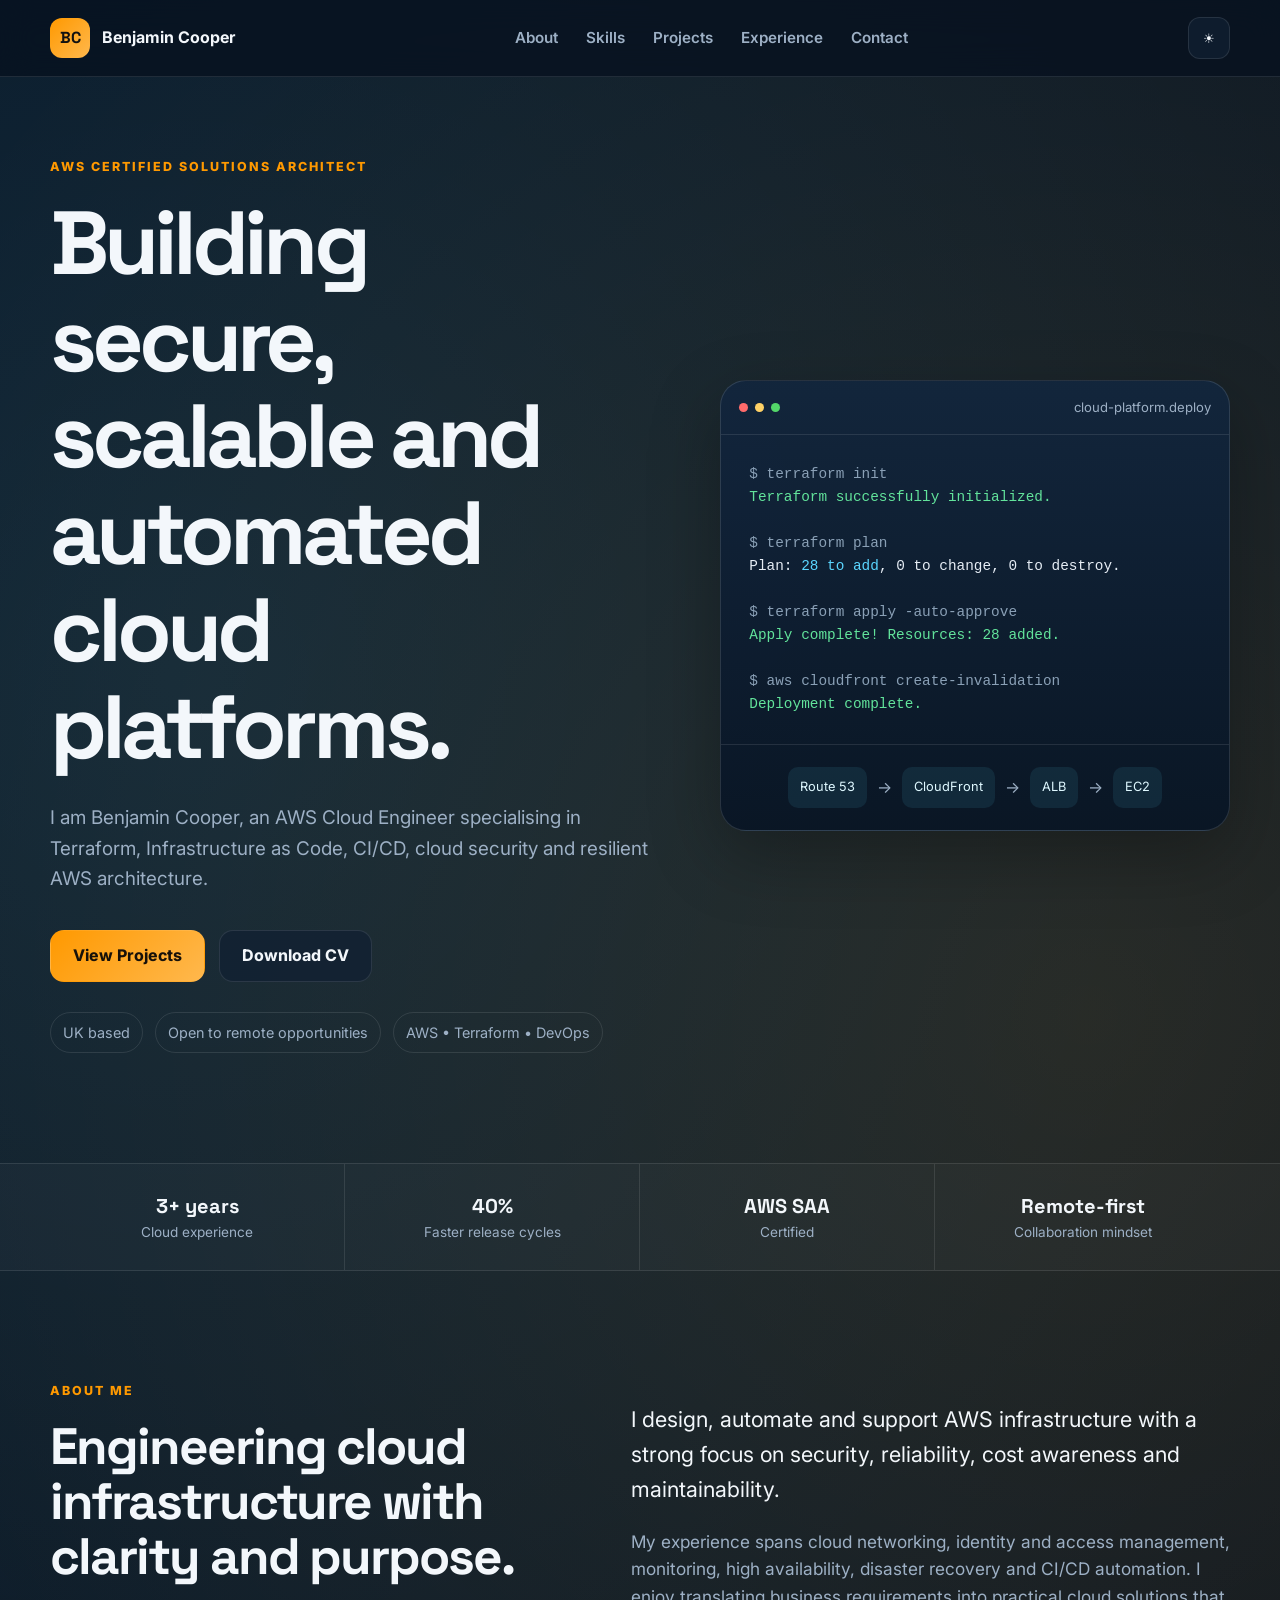
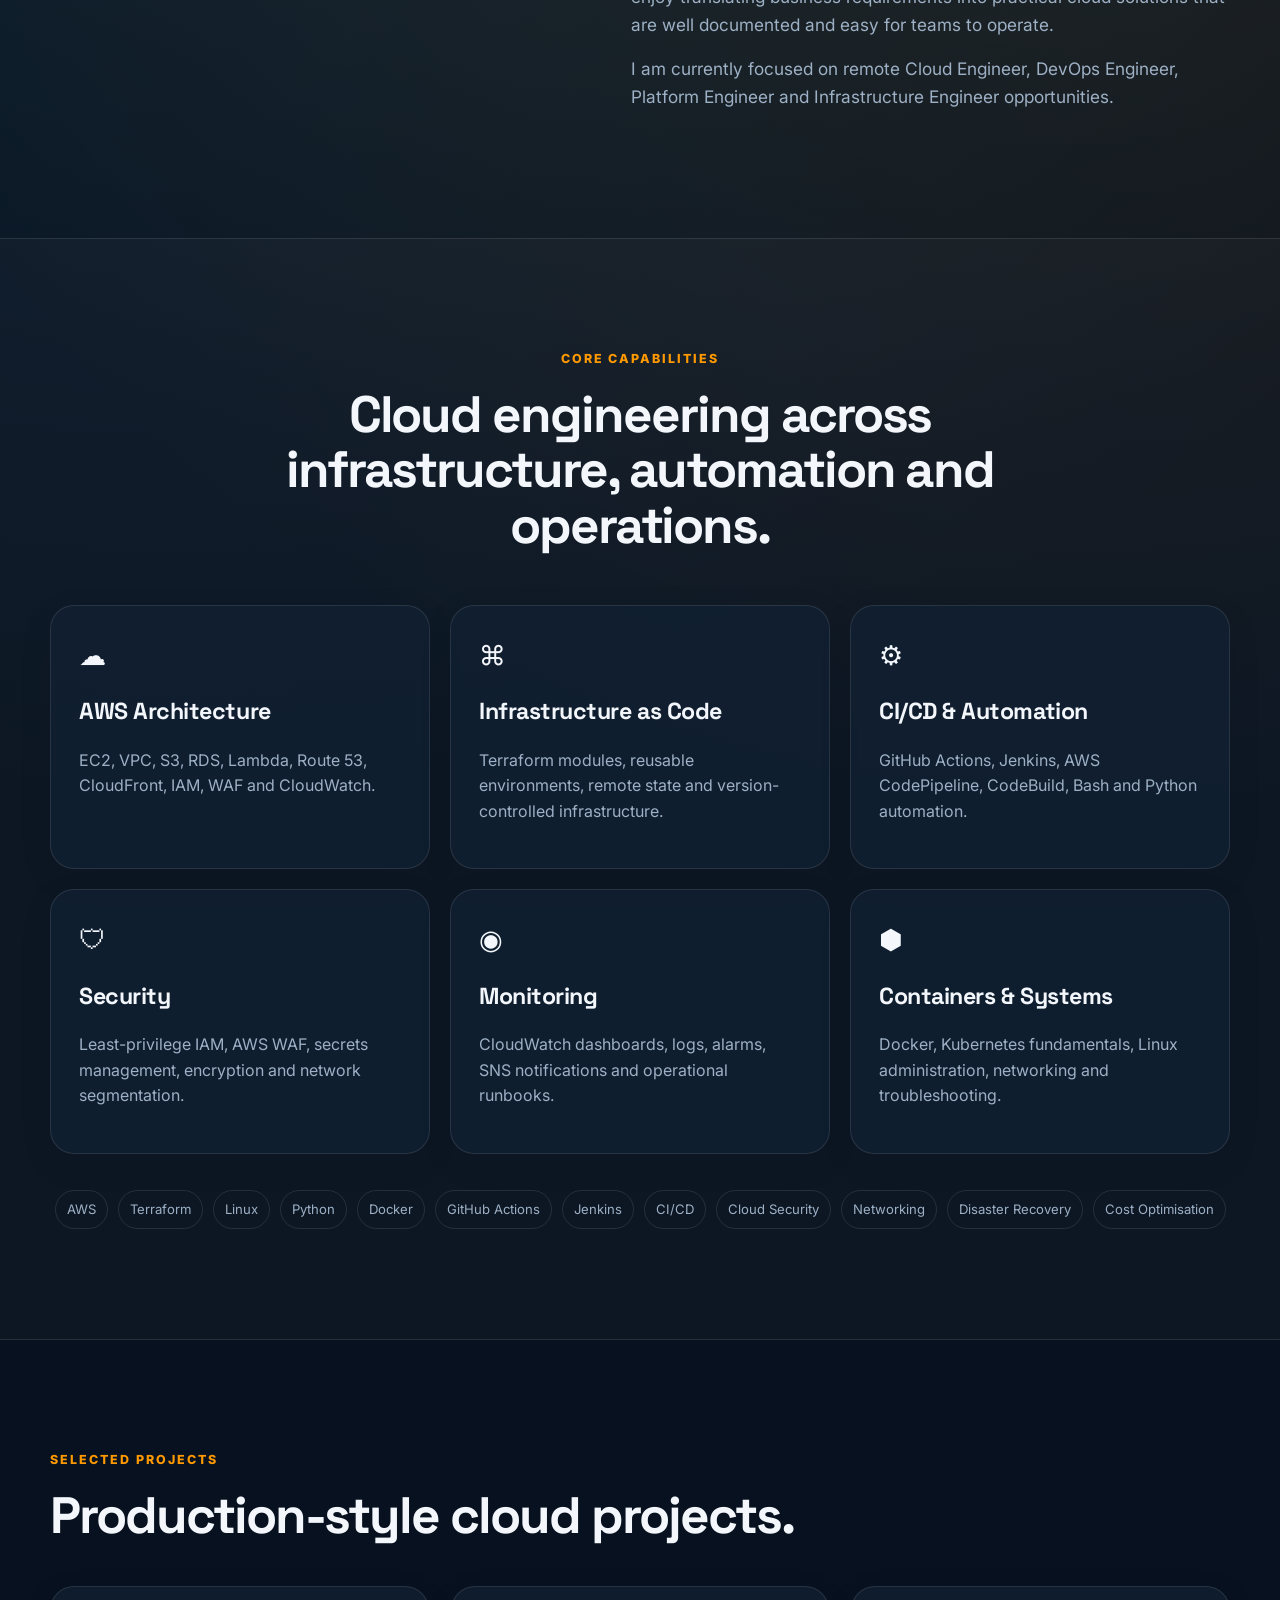
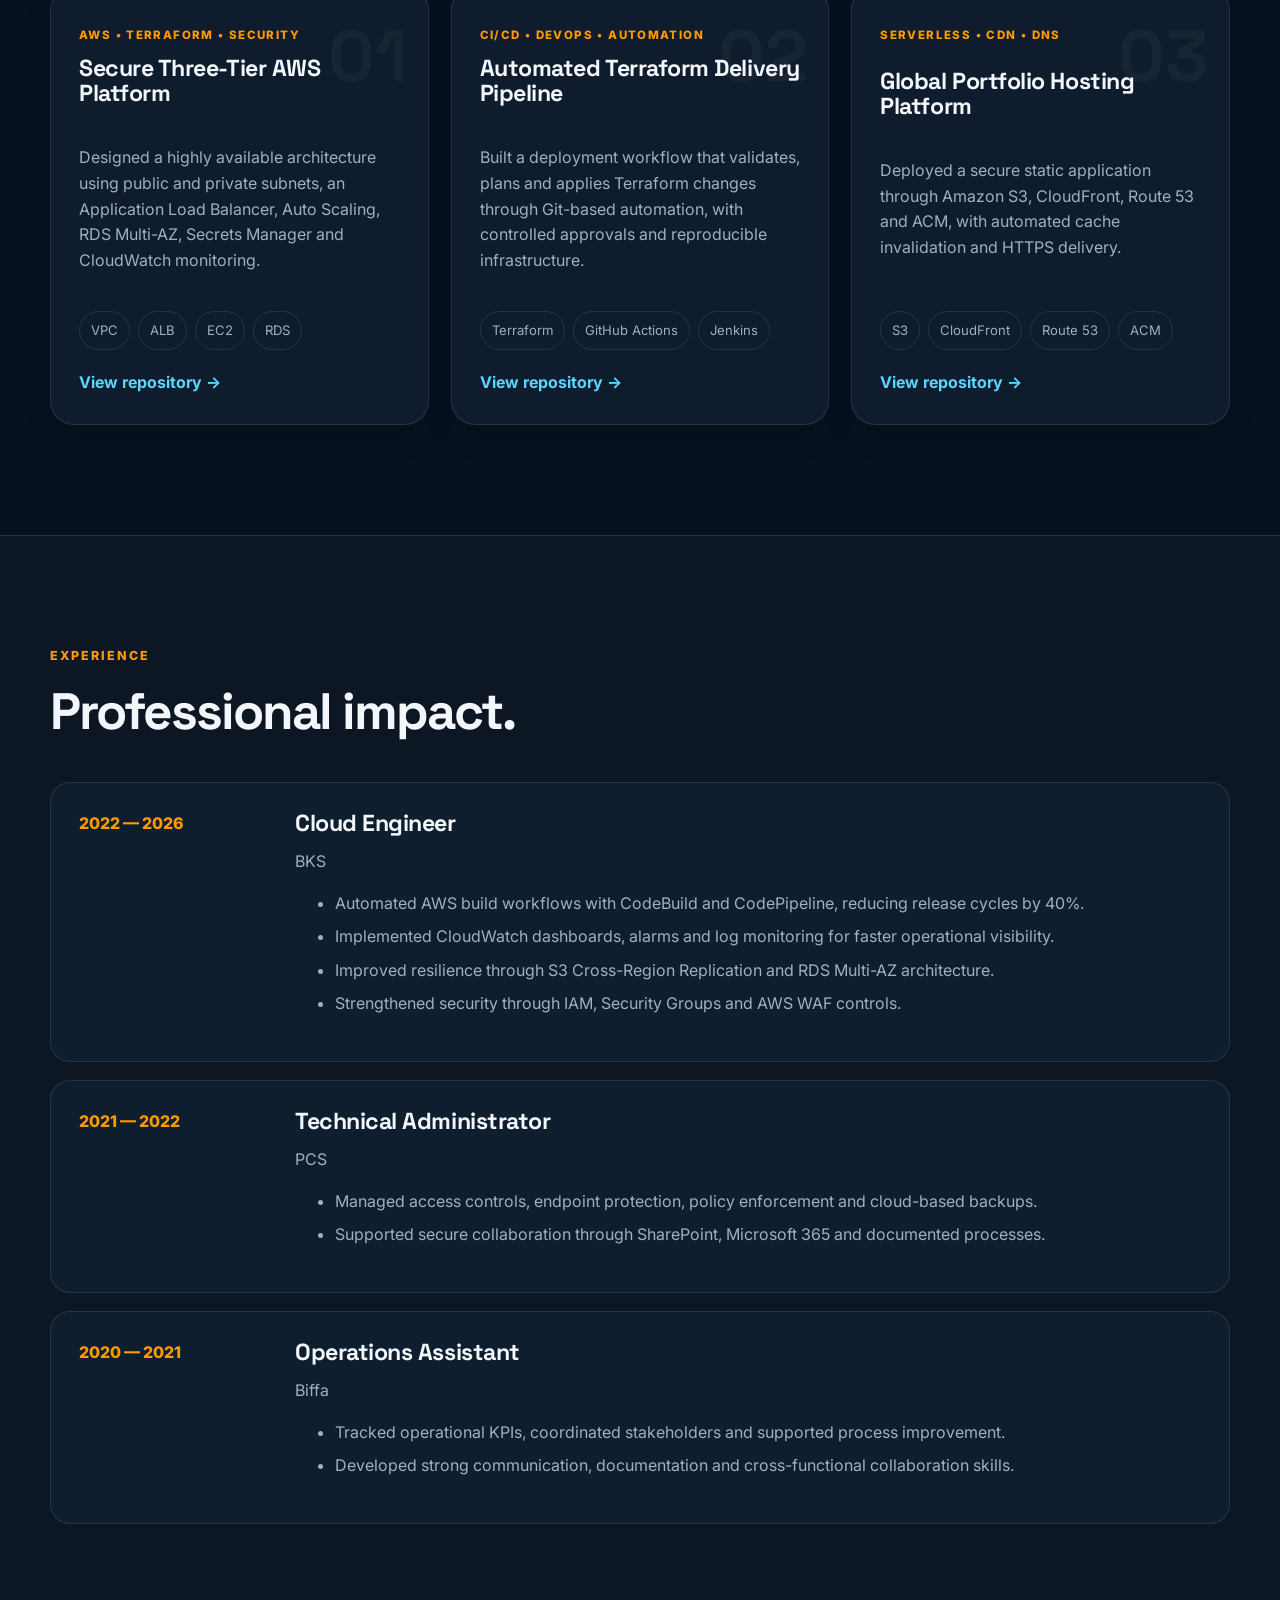
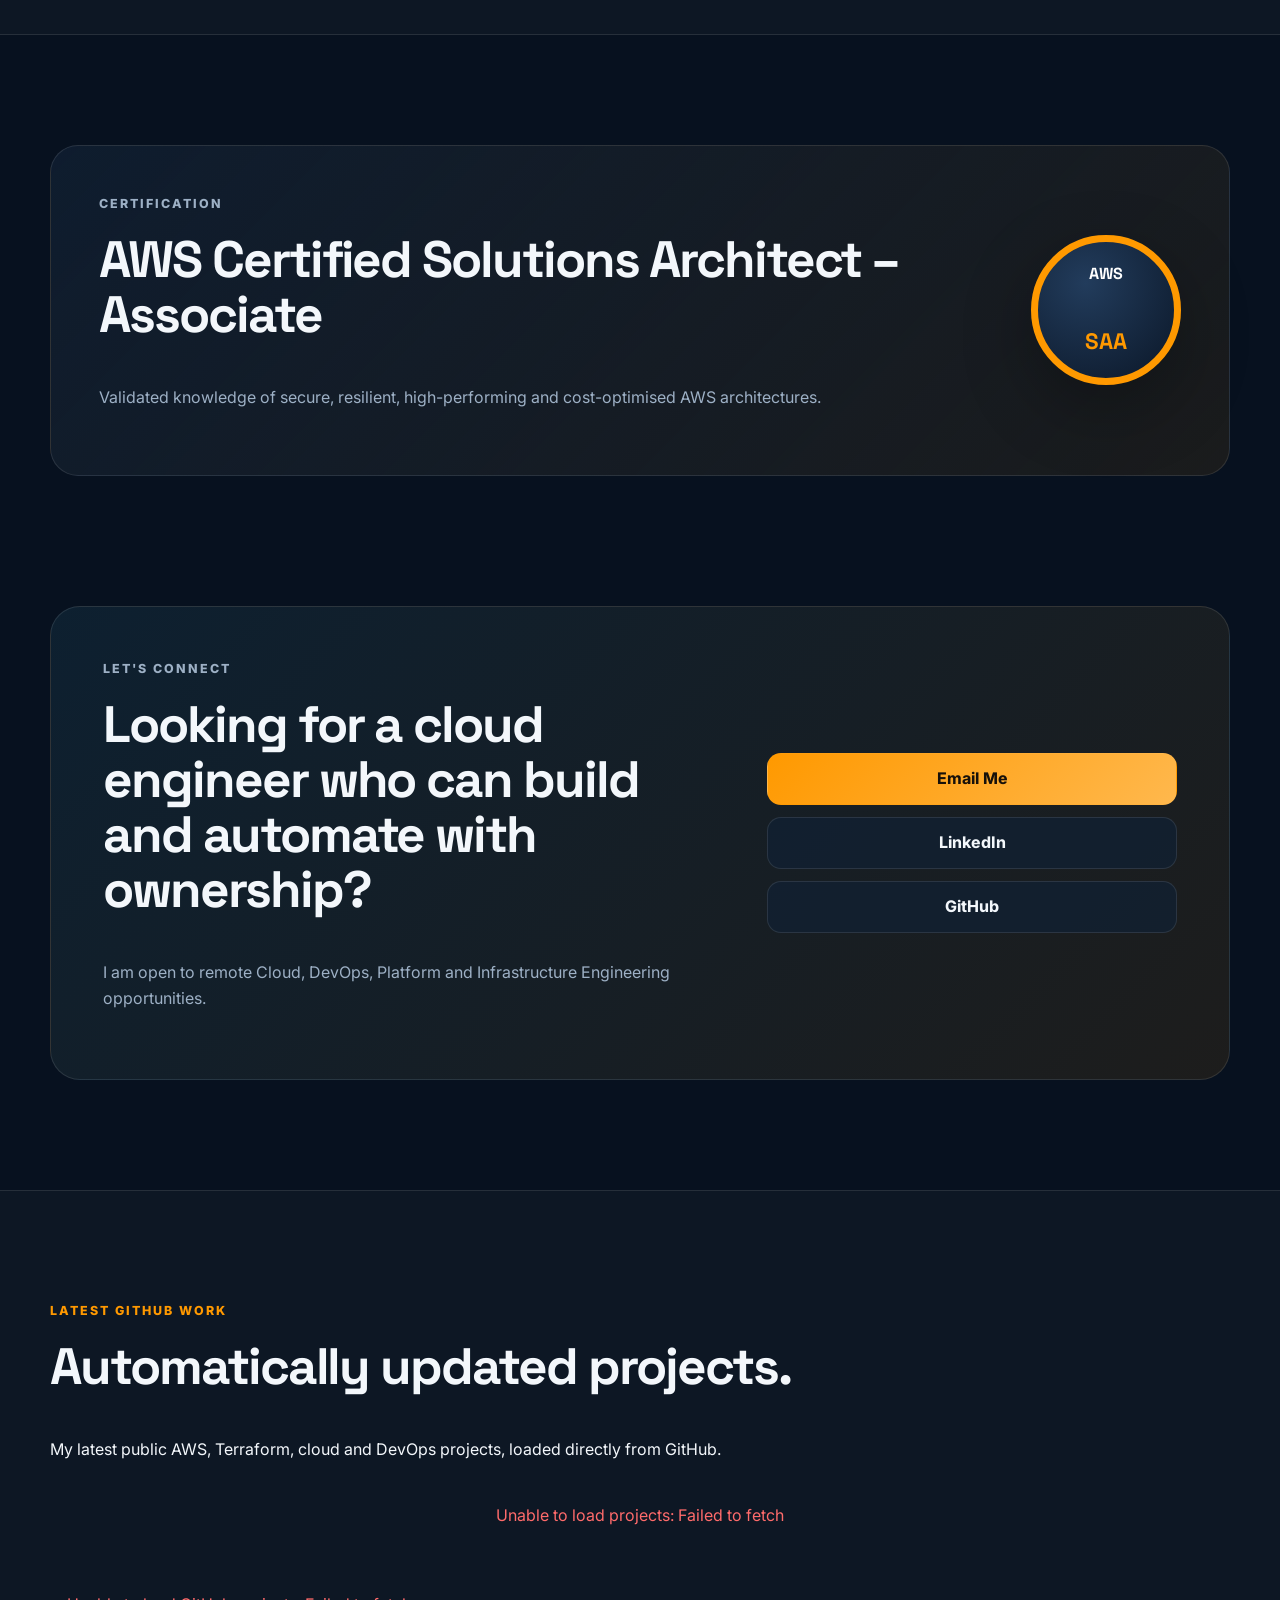
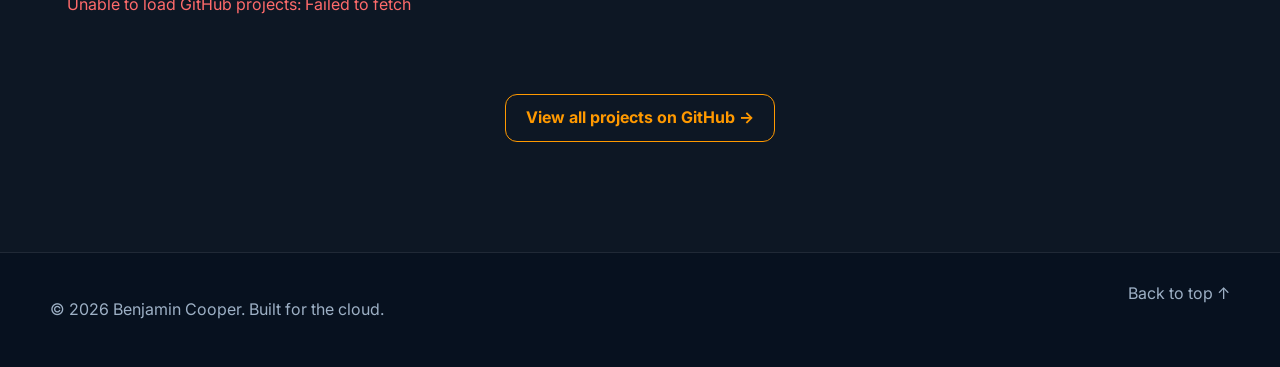
<file: site/index.html>
<!DOCTYPE html>
<html lang="en">
<head>
  <meta charset="UTF-8" />
  <meta name="viewport" content="width=device-width, initial-scale=1.0" />
  <meta name="description" content="Benjamin Cooper — AWS Certified Cloud Engineer specialising in Terraform, DevOps, CI/CD, cloud security and scalable AWS platforms." />
  <title>Benjamin Cooper | AWS Cloud Engineer</title>
  <link rel="preconnect" href="https://fonts.googleapis.com">
  <link rel="preconnect" href="https://fonts.gstatic.com" crossorigin>
  <link href="https://fonts.googleapis.com/css2?family=Inter:wght@400;500;600;700;800&family=Space+Grotesk:wght@500;600;700&display=swap" rel="stylesheet">
  <link rel="stylesheet" href="styles.css" />
</head>
<body>
  <header class="site-header">
    <nav class="nav container">
      <a href="#home" class="brand"><span class="brand-mark">BC</span><span>Benjamin Cooper</span></a>
      <button class="menu-toggle" aria-label="Open menu">☰</button>
      <div class="nav-links">
        <a href="#about">About</a><a href="#skills">Skills</a><a href="#projects">Projects</a><a href="#experience">Experience</a><a href="#contact">Contact</a>
      </div>
      <button class="theme-toggle" aria-label="Toggle theme">☀</button>
    </nav>
  </header>

  <main>
    <section id="home" class="hero section">
      <div class="container hero-grid">
        <div class="hero-copy reveal">
          <p class="eyebrow">AWS CERTIFIED SOLUTIONS ARCHITECT</p>
          <h1>Building secure, scalable and automated cloud platforms.</h1>
          <p class="hero-text">I am Benjamin Cooper, an AWS Cloud Engineer specialising in Terraform, Infrastructure as Code, CI/CD, cloud security and resilient AWS architecture.</p>
          <div class="hero-actions">
            <a class="btn btn-primary" href="#projects">View Projects</a>
            <a class="btn btn-secondary" href="Benjamin-Cooper-CV.pdf" download>Download CV</a>
          </div>
          <div class="hero-meta"><span>UK based</span><span>Open to remote opportunities</span><span>AWS • Terraform • DevOps</span></div>
        </div>

        <div class="cloud-console reveal">
          <div class="console-top"><div class="dots"><span></span><span></span><span></span></div><span>cloud-platform.deploy</span></div>
          <pre><code><span class="muted">$ terraform init</span>
<span class="success">Terraform successfully initialized.</span>

<span class="muted">$ terraform plan</span>
Plan: <span class="accent">28 to add</span>, 0 to change, 0 to destroy.

<span class="muted">$ terraform apply -auto-approve</span>
<span class="success">Apply complete! Resources: 28 added.</span>

<span class="muted">$ aws cloudfront create-invalidation</span>
<span class="success">Deployment complete.</span></code></pre>
          <div class="architecture-mini"><div class="node">Route 53</div><span>→</span><div class="node">CloudFront</div><span>→</span><div class="node">ALB</div><span>→</span><div class="node">EC2</div></div>
        </div>
      </div>
    </section>

    <section class="trust-strip"><div class="container trust-grid"><div><strong>3+ years</strong><span>Cloud experience</span></div><div><strong>40%</strong><span>Faster release cycles</span></div><div><strong>AWS SAA</strong><span>Certified</span></div><div><strong>Remote-first</strong><span>Collaboration mindset</span></div></div></section>

    <section id="about" class="section"><div class="container split"><div class="section-heading reveal"><p class="eyebrow">ABOUT ME</p><h2>Engineering cloud infrastructure with clarity and purpose.</h2></div><div class="about-copy reveal"><p>I design, automate and support AWS infrastructure with a strong focus on security, reliability, cost awareness and maintainability.</p><p>My experience spans cloud networking, identity and access management, monitoring, high availability, disaster recovery and CI/CD automation. I enjoy translating business requirements into practical cloud solutions that are well documented and easy for teams to operate.</p><p>I am currently focused on remote Cloud Engineer, DevOps Engineer, Platform Engineer and Infrastructure Engineer opportunities.</p></div></div></section>

    <section id="skills" class="section section-alt"><div class="container"><div class="section-heading centered reveal"><p class="eyebrow">CORE CAPABILITIES</p><h2>Cloud engineering across infrastructure, automation and operations.</h2></div><div class="skill-grid">
      <article class="card reveal"><div class="icon">☁</div><h3>AWS Architecture</h3><p>EC2, VPC, S3, RDS, Lambda, Route 53, CloudFront, IAM, WAF and CloudWatch.</p></article>
      <article class="card reveal"><div class="icon">⌘</div><h3>Infrastructure as Code</h3><p>Terraform modules, reusable environments, remote state and version-controlled infrastructure.</p></article>
      <article class="card reveal"><div class="icon">⚙</div><h3>CI/CD & Automation</h3><p>GitHub Actions, Jenkins, AWS CodePipeline, CodeBuild, Bash and Python automation.</p></article>
      <article class="card reveal"><div class="icon">🛡</div><h3>Security</h3><p>Least-privilege IAM, AWS WAF, secrets management, encryption and network segmentation.</p></article>
      <article class="card reveal"><div class="icon">◉</div><h3>Monitoring</h3><p>CloudWatch dashboards, logs, alarms, SNS notifications and operational runbooks.</p></article>
      <article class="card reveal"><div class="icon">⬢</div><h3>Containers & Systems</h3><p>Docker, Kubernetes fundamentals, Linux administration, networking and troubleshooting.</p></article>
    </div><div class="tag-cloud reveal"><span>AWS</span><span>Terraform</span><span>Linux</span><span>Python</span><span>Docker</span><span>GitHub Actions</span><span>Jenkins</span><span>CI/CD</span><span>Cloud Security</span><span>Networking</span><span>Disaster Recovery</span><span>Cost Optimisation</span></div></div></section>

    <section id="projects" class="section"><div class="container"><div class="section-heading reveal"><p class="eyebrow">SELECTED PROJECTS</p><h2>Production-style cloud projects.</h2></div><div class="project-grid">
      <article class="project-card reveal"><div class="project-number">01</div><p class="project-label">AWS • TERRAFORM • SECURITY</p><h3>Secure Three-Tier AWS Platform</h3><p>Designed a highly available architecture using public and private subnets, an Application Load Balancer, Auto Scaling, RDS Multi-AZ, Secrets Manager and CloudWatch monitoring.</p><div class="project-tags"><span>VPC</span><span>ALB</span><span>EC2</span><span>RDS</span></div><a href="https://github.com/BenjaminCooper-WAF" target="_blank" rel="noopener">View repository →</a></article>
      <article class="project-card reveal"><div class="project-number">02</div><p class="project-label">CI/CD • DEVOPS • AUTOMATION</p><h3>Automated Terraform Delivery Pipeline</h3><p>Built a deployment workflow that validates, plans and applies Terraform changes through Git-based automation, with controlled approvals and reproducible infrastructure.</p><div class="project-tags"><span>Terraform</span><span>GitHub Actions</span><span>Jenkins</span></div><a href="https://github.com/BenjaminCooper-WAF" target="_blank" rel="noopener">View repository →</a></article>
      <article class="project-card reveal"><div class="project-number">03</div><p class="project-label">SERVERLESS • CDN • DNS</p><h3>Global Portfolio Hosting Platform</h3><p>Deployed a secure static application through Amazon S3, CloudFront, Route 53 and ACM, with automated cache invalidation and HTTPS delivery.</p><div class="project-tags"><span>S3</span><span>CloudFront</span><span>Route 53</span><span>ACM</span></div><a href="https://github.com/BenjaminCooper-WAF" target="_blank" rel="noopener">View repository →</a></article>
    </div></div></section>

    <section id="experience" class="section section-alt"><div class="container"><div class="section-heading reveal"><p class="eyebrow">EXPERIENCE</p><h2>Professional impact.</h2></div><div class="timeline">
      <article class="timeline-item reveal"><div class="timeline-date">2022 — 2026</div><div><h3>Cloud Engineer</h3><p class="company">BKS</p><ul><li>Automated AWS build workflows with CodeBuild and CodePipeline, reducing release cycles by 40%.</li><li>Implemented CloudWatch dashboards, alarms and log monitoring for faster operational visibility.</li><li>Improved resilience through S3 Cross-Region Replication and RDS Multi-AZ architecture.</li><li>Strengthened security through IAM, Security Groups and AWS WAF controls.</li></ul></div></article>
      <article class="timeline-item reveal"><div class="timeline-date">2021 — 2022</div><div><h3>Technical Administrator</h3><p class="company">PCS</p><ul><li>Managed access controls, endpoint protection, policy enforcement and cloud-based backups.</li><li>Supported secure collaboration through SharePoint, Microsoft 365 and documented processes.</li></ul></div></article>
      <article class="timeline-item reveal"><div class="timeline-date">2020 — 2021</div><div><h3>Operations Assistant</h3><p class="company">Biffa</p><ul><li>Tracked operational KPIs, coordinated stakeholders and supported process improvement.</li><li>Developed strong communication, documentation and cross-functional collaboration skills.</li></ul></div></article>
    </div></div></section>

    <section class="section certification"><div class="container certification-card reveal"><div><p class="eyebrow">CERTIFICATION</p><h2>AWS Certified Solutions Architect – Associate</h2><p>Validated knowledge of secure, resilient, high-performing and cost-optimised AWS architectures.</p></div><div class="badge">AWS<br><span>SAA</span></div></div></section>

<section id="contact" class="section contact-section">
  <div class="container contact-card reveal">
    <div>
      <p class="eyebrow">LET'S CONNECT</p>

      <h2>
        Looking for a cloud engineer who can build and automate
        with ownership?
      </h2>

      <p>
        I am open to remote Cloud, DevOps, Platform and
        Infrastructure Engineering opportunities.
      </p>
    </div>

    <div class="contact-actions">
      <a
        class="btn btn-primary"
        href="mailto:benjam9191@gmail.com"
      >
        Email Me
      </a>

      <a
        class="btn btn-secondary"
        href="https://www.linkedin.com/in/benjamin-cooper-46140b385/"
        target="_blank"
        rel="noopener noreferrer"
      >
        LinkedIn
      </a>

      <a
        class="btn btn-secondary"
        href="https://github.com/BenjaminCooper-WAF"
        target="_blank"
        rel="noopener noreferrer"
      >
        GitHub
      </a>
    </div>
  </div>
</section>

<section id="github-projects" class="section projects-section">
  <div class="container">
    <div class="section-heading reveal">
      <p class="eyebrow">LATEST GITHUB WORK</p>
      <h2>Automatically updated projects.</h2>

      <p>
        My latest public AWS, Terraform, cloud and DevOps projects,
        loaded directly from GitHub.
      </p>
    </div>

    <div
      id="projects-loading"
      class="projects-status"
    >
      Loading GitHub projects...
    </div>

    <div
      id="projects-error"
      class="projects-status projects-error"
      hidden
    >
      Unable to load GitHub projects.
    </div>

    <div
      id="projects-grid"
      class="project-grid"
    ></div>

    <div class="github-profile-link">
      <a
        href="https://github.com/BenjaminCooper-WAF"
        target="_blank"
        rel="noopener noreferrer"
      >
        View all projects on GitHub →
      </a>
    </div>
  </div>
</section>

</main>

<footer>
  <div class="container footer-inner">
    <p>
      © <span id="year"></span> Benjamin Cooper.
      Built for the cloud.
    </p>

    <a href="#home">Back to top ↑</a>
  </div>
</footer>

<script src="./script.js"></script>
<script src="./github-projects.js"></script>
</body>
</html>
</file>
<file: site/styles.css>
:root{--bg:#07111f;--bg-alt:#0b1728;--surface:rgba(17,32,51,.78);--surface-solid:#112033;--text:#f3f7fb;--muted:#9db0c5;--line:rgba(255,255,255,.10);--primary:#ff9900;--primary-2:#ffb84d;--accent:#5bd6ff;--shadow:0 24px 70px rgba(0,0,0,.28);--radius:24px}body.light{--bg:#f4f7fb;--bg-alt:#eaf0f7;--surface:rgba(255,255,255,.8);--surface-solid:#fff;--text:#0a1625;--muted:#53657a;--line:rgba(13,31,51,.1);--shadow:0 24px 70px rgba(30,50,80,.12)}*{box-sizing:border-box}html{scroll-behavior:smooth}body{margin:0;background:radial-gradient(circle at 15% 10%,rgba(91,214,255,.12),transparent 28%),radial-gradient(circle at 85% 15%,rgba(255,153,0,.12),transparent 24%),var(--bg);color:var(--text);font-family:Inter,system-ui,sans-serif;line-height:1.6;transition:.3s}a{color:inherit}.container{width:min(1180px,calc(100% - 40px));margin:auto}.section{padding:110px 0}.section-alt{background:rgba(255,255,255,.025);border-block:1px solid var(--line)}.site-header{position:sticky;top:0;z-index:100;backdrop-filter:blur(16px);background:color-mix(in srgb,var(--bg) 78%,transparent);border-bottom:1px solid var(--line)}.nav{min-height:76px;display:flex;align-items:center;justify-content:space-between;gap:24px}.brand{display:flex;align-items:center;gap:12px;text-decoration:none;font-weight:700}.brand-mark{display:grid;place-items:center;width:40px;height:40px;border-radius:12px;background:linear-gradient(135deg,var(--primary),var(--primary-2));color:#111;font-family:"Space Grotesk";font-weight:800}.nav-links{display:flex;gap:28px}.nav-links a{text-decoration:none;color:var(--muted);font-size:.95rem;font-weight:600}.nav-links a:hover{color:var(--text)}.theme-toggle,.menu-toggle{border:1px solid var(--line);background:var(--surface);color:var(--text);border-radius:12px;width:42px;height:42px;cursor:pointer}.menu-toggle{display:none}.hero{min-height:780px;display:grid;align-items:center;padding-top:80px}.hero-grid{display:grid;grid-template-columns:1.08fr .92fr;gap:72px;align-items:center}.eyebrow{color:var(--primary);font-size:.78rem;letter-spacing:.16em;font-weight:800;margin:0 0 18px}h1,h2,h3{font-family:"Space Grotesk",Inter,sans-serif;line-height:1.08;margin-top:0}h1{font-size:clamp(3rem,7vw,6.1rem);letter-spacing:-.055em;margin-bottom:28px}h2{font-size:clamp(2.2rem,4vw,4rem);letter-spacing:-.04em}h3{font-size:1.45rem;letter-spacing:-.02em}.hero-text{color:var(--muted);font-size:1.18rem;max-width:700px}.hero-actions{display:flex;gap:14px;margin:36px 0 30px;flex-wrap:wrap}.btn{display:inline-flex;align-items:center;justify-content:center;min-height:52px;padding:0 22px;border-radius:14px;text-decoration:none;font-weight:750;border:1px solid transparent;transition:.2s}.btn:hover{transform:translateY(-2px)}.btn-primary{background:linear-gradient(135deg,var(--primary),var(--primary-2));color:#17110a}.btn-secondary{background:var(--surface);border-color:var(--line)}.hero-meta{display:flex;gap:12px;flex-wrap:wrap;color:var(--muted);font-size:.9rem}.hero-meta span{border:1px solid var(--line);padding:8px 12px;border-radius:999px}.cloud-console{background:linear-gradient(180deg,rgba(18,38,61,.96),rgba(9,22,37,.96));border:1px solid rgba(255,255,255,.12);border-radius:26px;box-shadow:var(--shadow);overflow:hidden;transform:perspective(1200px) rotateY(-4deg) rotateX(2deg)}.console-top{display:flex;justify-content:space-between;align-items:center;padding:16px 18px;border-bottom:1px solid rgba(255,255,255,.1);color:#9db0c5;font-size:.82rem}.dots{display:flex;gap:7px}.dots span{width:9px;height:9px;border-radius:50%;background:#ff6b6b}.dots span:nth-child(2){background:#ffd166}.dots span:nth-child(3){background:#53d769}pre{margin:0;padding:28px;overflow:auto;font-size:.9rem;color:#e6edf5}.muted{color:#8aa0b6}.success{color:#62e39b}.accent{color:#5bd6ff}.architecture-mini{border-top:1px solid rgba(255,255,255,.1);padding:22px;display:flex;align-items:center;justify-content:center;gap:10px;color:#9db0c5}.node{padding:10px 12px;border-radius:10px;background:rgba(91,214,255,.09);color:#dff8ff;font-size:.8rem}.trust-strip{border-block:1px solid var(--line);background:rgba(255,255,255,.025)}.trust-grid{display:grid;grid-template-columns:repeat(4,1fr)}.trust-grid div{padding:26px;text-align:center;border-right:1px solid var(--line)}.trust-grid div:last-child{border-right:0}.trust-grid strong,.trust-grid span{display:block}.trust-grid strong{font-family:"Space Grotesk";font-size:1.25rem}.trust-grid span{color:var(--muted);font-size:.85rem}.split{display:grid;grid-template-columns:.9fr 1.1fr;gap:90px}.about-copy{color:var(--muted);font-size:1.08rem}.about-copy p:first-child{color:var(--text);font-size:1.35rem}.centered{text-align:center;max-width:850px;margin:0 auto 52px}.skill-grid{display:grid;grid-template-columns:repeat(3,1fr);gap:20px}.card,.project-card{background:var(--surface);border:1px solid var(--line);border-radius:var(--radius);padding:28px;box-shadow:0 10px 34px rgba(0,0,0,.08)}.card .icon{font-size:1.7rem;margin-bottom:22px}.card p,.project-card p{color:var(--muted)}.tag-cloud{display:flex;justify-content:center;flex-wrap:wrap;gap:10px;margin-top:36px}.tag-cloud span,.project-tags span{border:1px solid var(--line);padding:8px 11px;border-radius:999px;color:var(--muted);font-size:.82rem}.project-grid{display:grid;grid-template-columns:repeat(3,1fr);gap:22px}.project-card{position:relative;overflow:hidden}.project-number{position:absolute;right:20px;top:12px;font-family:"Space Grotesk";font-size:4.5rem;color:rgba(255,255,255,.035);font-weight:800}.project-label{color:var(--primary)!important;font-size:.72rem;font-weight:800;letter-spacing:.12em}.project-tags{display:flex;flex-wrap:wrap;gap:8px;margin:22px 0}.project-card a{color:var(--accent);font-weight:700;text-decoration:none}.timeline{display:grid;gap:18px}.timeline-item{display:grid;grid-template-columns:180px 1fr;gap:36px;border:1px solid var(--line);background:var(--surface);border-radius:20px;padding:28px}.timeline-date{color:var(--primary);font-weight:800}.company{color:var(--muted);margin-top:-10px}.timeline li{color:var(--muted);margin:8px 0}.certification-card{display:flex;justify-content:space-between;gap:40px;align-items:center;padding:48px;border:1px solid var(--line);background:linear-gradient(135deg,var(--surface),rgba(255,153,0,.08));border-radius:28px}.certification-card p{color:var(--muted)}.badge{min-width:150px;height:150px;border-radius:50%;display:grid;place-items:center;text-align:center;font-family:"Space Grotesk";font-weight:800;background:radial-gradient(circle at 35% 30%,#223c5c,#0b1728);border:7px solid var(--primary);color:white;box-shadow:var(--shadow)}.badge span{color:var(--primary);font-size:1.4rem}.contact-section{padding-top:20px}.contact-card{display:grid;grid-template-columns:1.2fr .8fr;gap:50px;align-items:center;background:linear-gradient(135deg,rgba(91,214,255,.08),rgba(255,153,0,.09));border:1px solid var(--line);border-radius:30px;padding:52px}.contact-card p{color:var(--muted)}.contact-actions{display:grid;gap:12px}footer{border-top:1px solid var(--line);padding:28px 0;color:var(--muted)}.footer-inner{display:flex;justify-content:space-between;gap:20px}.footer-inner a{text-decoration:none}.reveal{opacity:0;transform:translateY(22px);transition:opacity .7s ease,transform .7s ease}.reveal.visible{opacity:1;transform:translateY(0)}@media(max-width:980px){.hero-grid,.split,.contact-card{grid-template-columns:1fr}.skill-grid,.project-grid{grid-template-columns:repeat(2,1fr)}.hero{min-height:auto}.cloud-console{transform:none}.trust-grid{grid-template-columns:repeat(2,1fr)}}@media(max-width:720px){.section{padding:78px 0}.menu-toggle{display:inline-grid;place-items:center}.nav-links{position:absolute;top:76px;left:20px;right:20px;display:none;flex-direction:column;background:var(--surface-solid);border:1px solid var(--line);border-radius:18px;padding:20px;box-shadow:var(--shadow)}.nav-links.open{display:flex}.theme-toggle{margin-left:auto}.skill-grid,.project-grid,.trust-grid{grid-template-columns:1fr}.timeline-item{grid-template-columns:1fr;gap:8px}.certification-card{flex-direction:column;align-items:flex-start}.contact-card{padding:34px 24px}.architecture-mini{flex-wrap:wrap}.footer-inner{flex-direction:column}}

/* Automatic GitHub projects */

.projects-section {
  padding: 110px 0;
  background: rgba(255, 255, 255, 0.025);
  border-top: 1px solid var(--line);
}

.projects-status {
  padding: 24px 0;
  color: var(--muted);
  text-align: center;
}

.projects-error {
  color: #ff6b6b;
}

.projects-grid {
  display: grid;
  grid-template-columns: repeat(3, minmax(0, 1fr));
  gap: 22px;
  width: 100%;
}

.github-project-card {
  display: flex;
  flex-direction: column;
  min-height: 390px;
  padding: 28px;
  overflow: hidden;
  position: relative;
  border: 1px solid var(--line);
  border-radius: var(--radius);
  background: var(--surface);
  box-shadow: 0 10px 34px rgba(0, 0, 0, 0.08);
  transition:
    transform 0.25s ease,
    border-color 0.25s ease,
    box-shadow 0.25s ease;
}

.github-project-card:hover {
  transform: translateY(-7px);
  border-color: rgba(255, 153, 0, 0.5);
  box-shadow: var(--shadow);
}

.project-card-top {
  display: flex;
  align-items: center;
  justify-content: space-between;
  gap: 16px;
  margin-bottom: 24px;
}

.project-icon {
  display: grid;
  width: 48px;
  height: 48px;
  place-items: center;
  flex-shrink: 0;
  border-radius: 14px;
  color: var(--primary);
  background: rgba(255, 153, 0, 0.12);
  font-size: 1.25rem;
}

.project-updated {
  color: var(--muted);
  font-size: 0.76rem;
  text-align: right;
}

.github-project-card h3 {
  margin-bottom: 14px;
  font-size: 1.45rem;
  text-transform: capitalize;
}

.project-description {
  flex-grow: 1;
  margin: 0 0 22px;
  color: var(--muted);
  line-height: 1.7;
}

.project-tags {
  display: flex;
  flex-wrap: wrap;
  gap: 8px;
  margin-bottom: 20px;
}

.project-tag {
  padding: 7px 11px;
  border: 1px solid var(--line);
  border-radius: 999px;
  color: var(--primary);
  background: rgba(255, 153, 0, 0.08);
  font-size: 0.76rem;
}

.project-metadata {
  display: flex;
  flex-wrap: wrap;
  gap: 16px;
  padding: 16px 0;
  border-top: 1px solid var(--line);
  color: var(--muted);
  font-size: 0.82rem;
}

.project-metadata span {
  display: inline-flex;
  align-items: center;
  gap: 6px;
}

.project-links {
  display: flex;
  flex-wrap: wrap;
  gap: 10px;
  margin-top: 8px;
}

.project-link {
  display: inline-flex;
  align-items: center;
  justify-content: center;
  gap: 8px;
  min-height: 44px;
  padding: 0 16px;
  border: 1px solid transparent;
  border-radius: 10px;
  color: #17110a;
  background: linear-gradient(
    135deg,
    var(--primary),
    var(--primary-2)
  );
  font-size: 0.84rem;
  font-weight: 750;
  text-decoration: none;
  transition:
    transform 0.2s ease,
    opacity 0.2s ease;
}

.project-link:hover {
  transform: translateY(-2px);
  opacity: 0.9;
}

.project-link-secondary {
  border-color: var(--line);
  color: var(--text);
  background: var(--surface-solid);
}

.github-profile-link {
  margin-top: 36px;
  text-align: center;
}

.github-profile-link a {
  display: inline-flex;
  align-items: center;
  min-height: 48px;
  padding: 0 20px;
  border: 1px solid var(--primary);
  border-radius: 12px;
  color: var(--primary);
  font-weight: 700;
  text-decoration: none;
  transition:
    color 0.2s ease,
    background 0.2s ease,
    transform 0.2s ease;
}

.github-profile-link a:hover {
  transform: translateY(-2px);
  color: #17110a;
  background: var(--primary);
}

@media (max-width: 980px) {
  .projects-grid {
    grid-template-columns: repeat(2, minmax(0, 1fr));
  }
}

@media (max-width: 720px) {
  .projects-section {
    padding: 78px 0;
  }

  .projects-grid {
    grid-template-columns: 1fr;
  }

  .github-project-card {
    min-height: auto;
  }
}

.project-links{
    display:flex;
    gap:12px;
    margin-top:auto;
    flex-wrap:wrap;
}

.project-link{
    display:inline-flex;
    align-items:center;
    gap:8px;
    padding:10px 18px;
    border-radius:10px;
    text-decoration:none;
    font-weight:700;
    transition:.25s;
}

.project-link:first-child{
    background:linear-gradient(135deg,var(--primary),var(--primary-2));
    color:#111;
}

.project-link.secondary{
    border:1px solid var(--line);
    background:var(--surface);
    color:var(--text);
}

.project-link:hover{
    transform:translateY(-2px);
}

.project-card{
    display:flex;
    flex-direction:column;
}

.project-card p{
    flex-grow:1;
}
</file>
